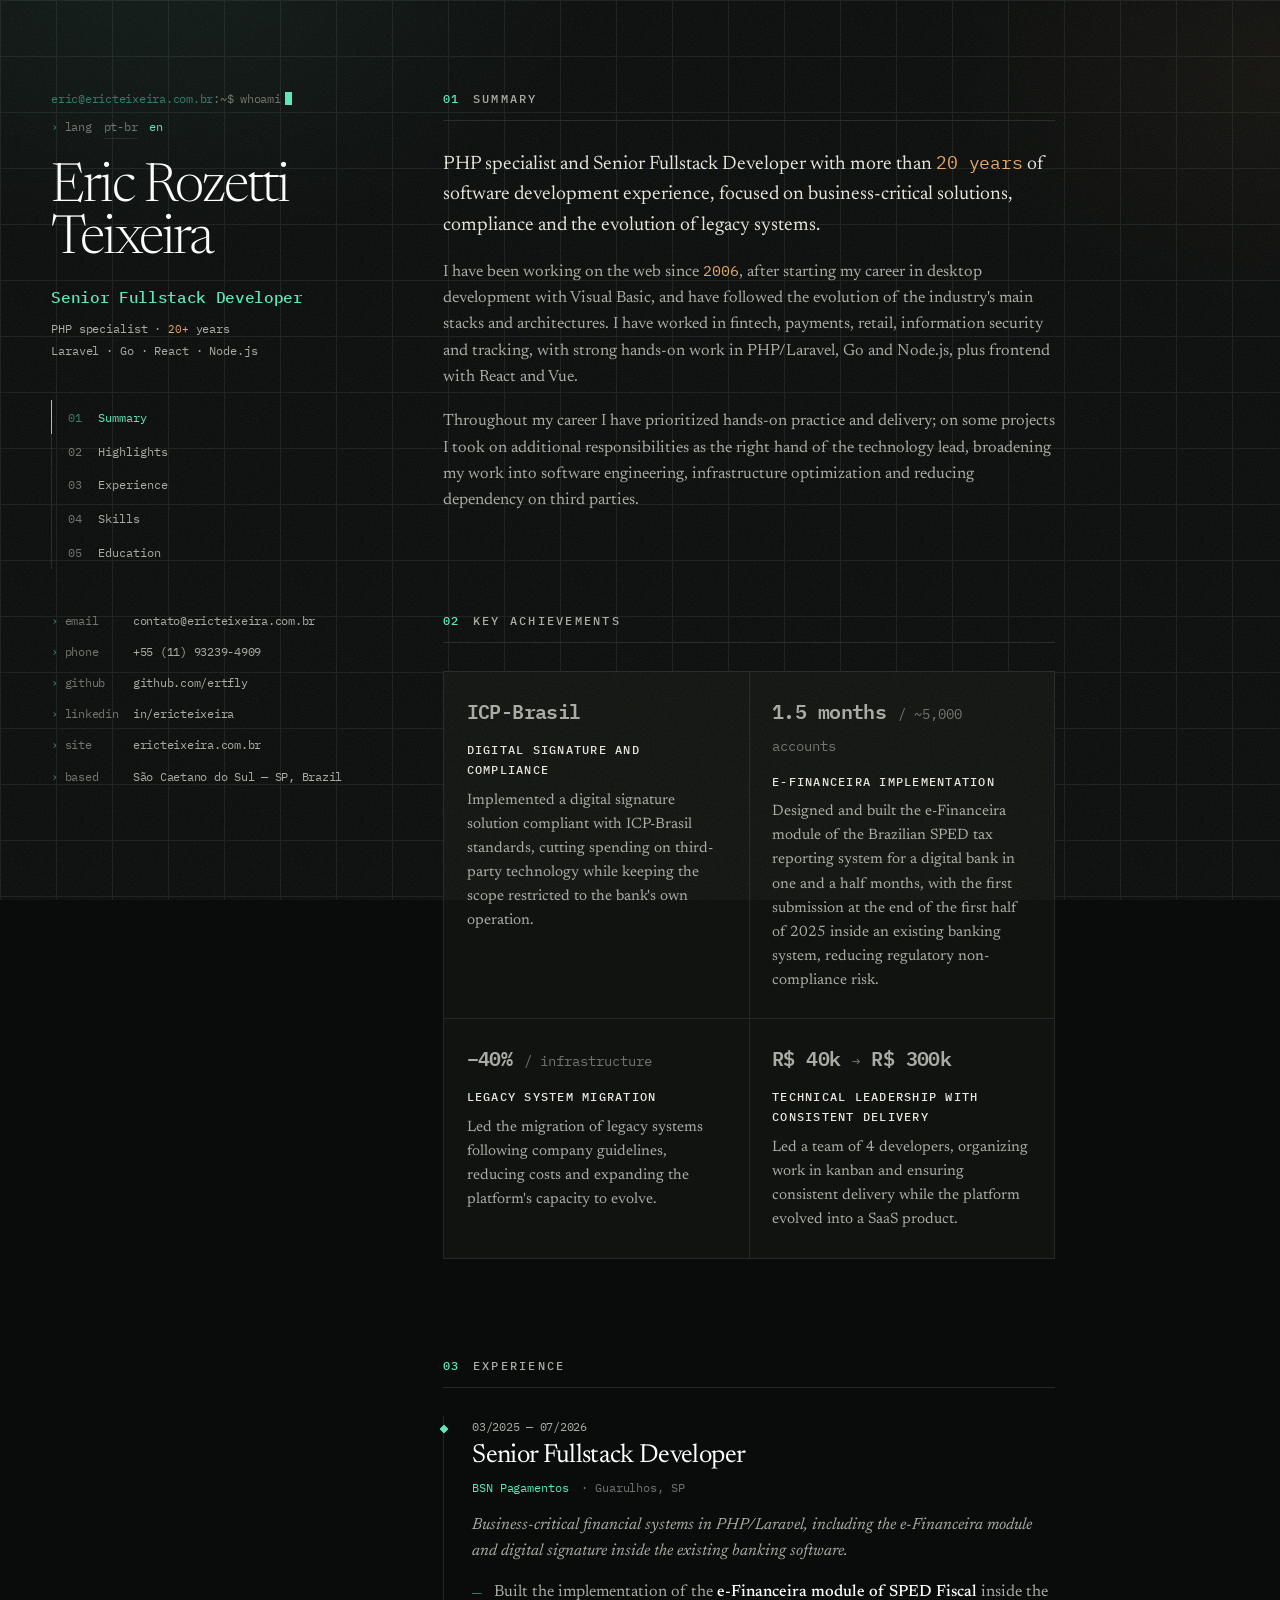
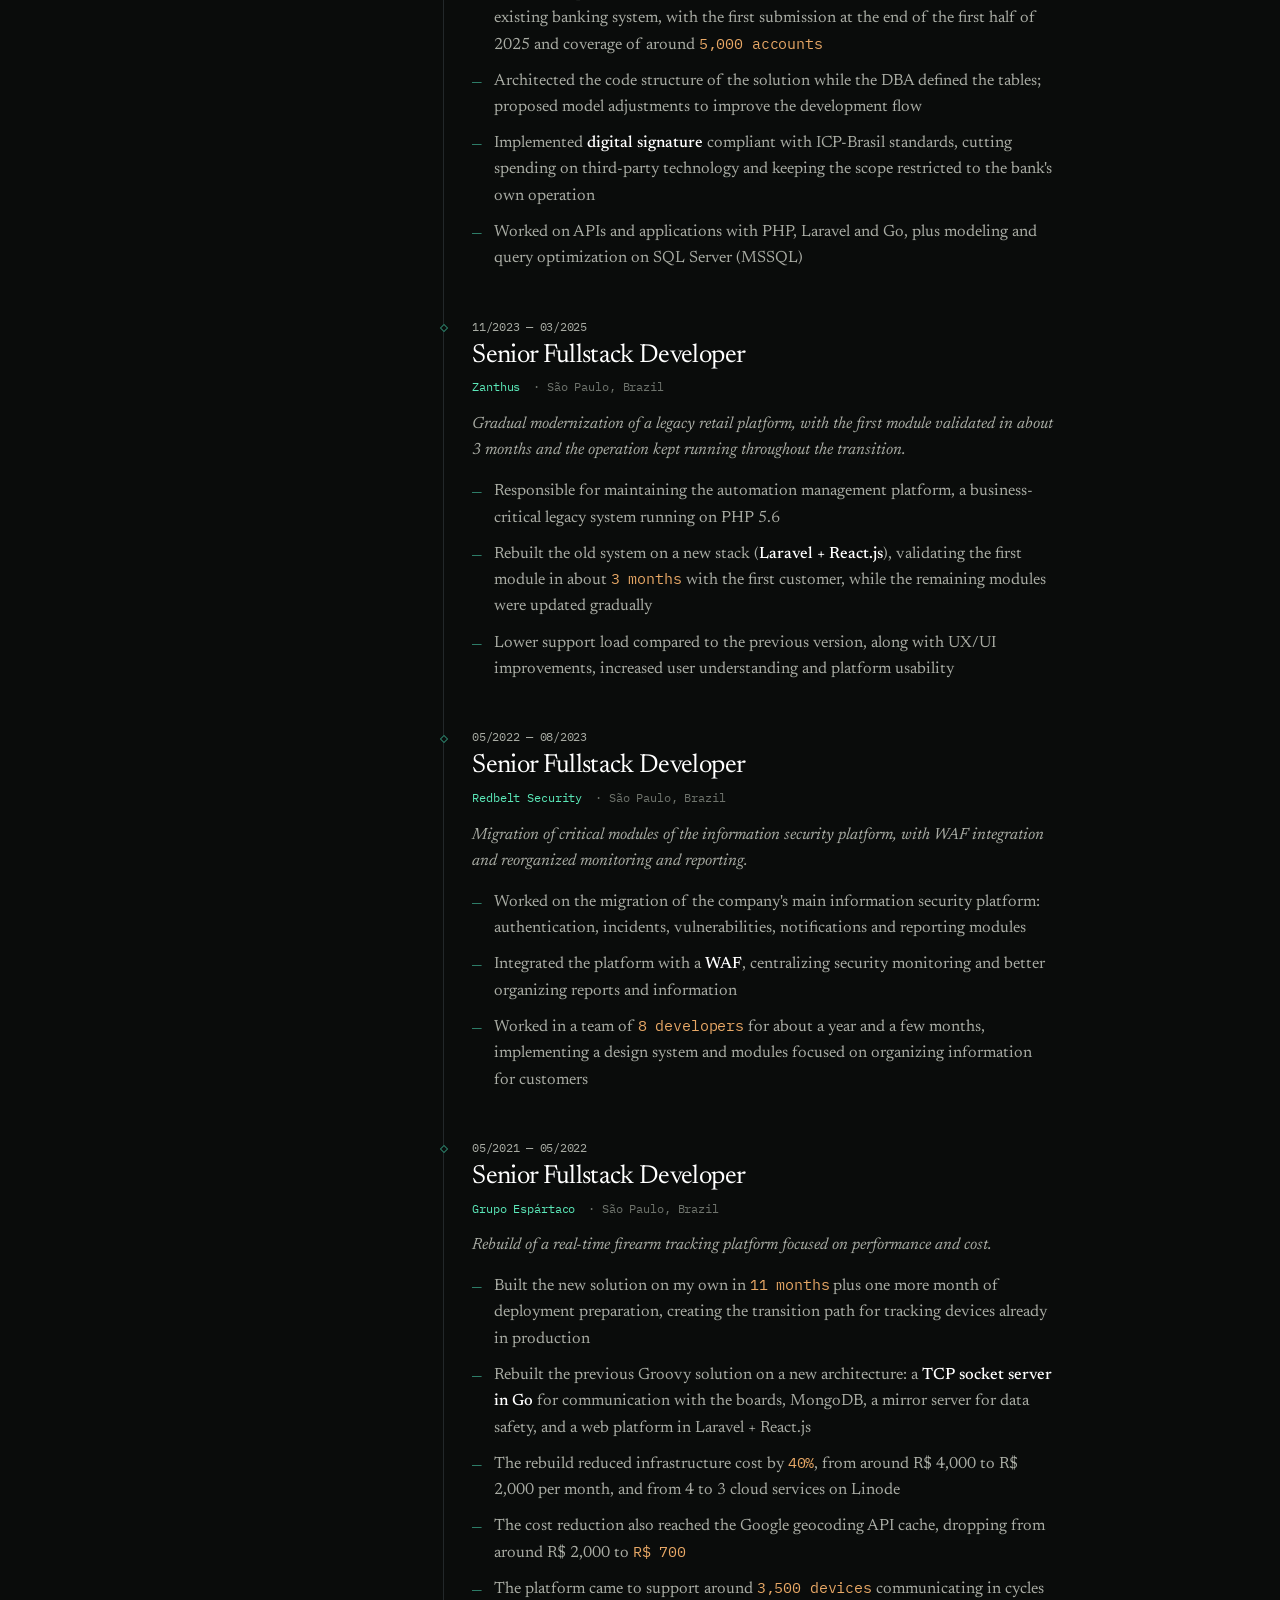
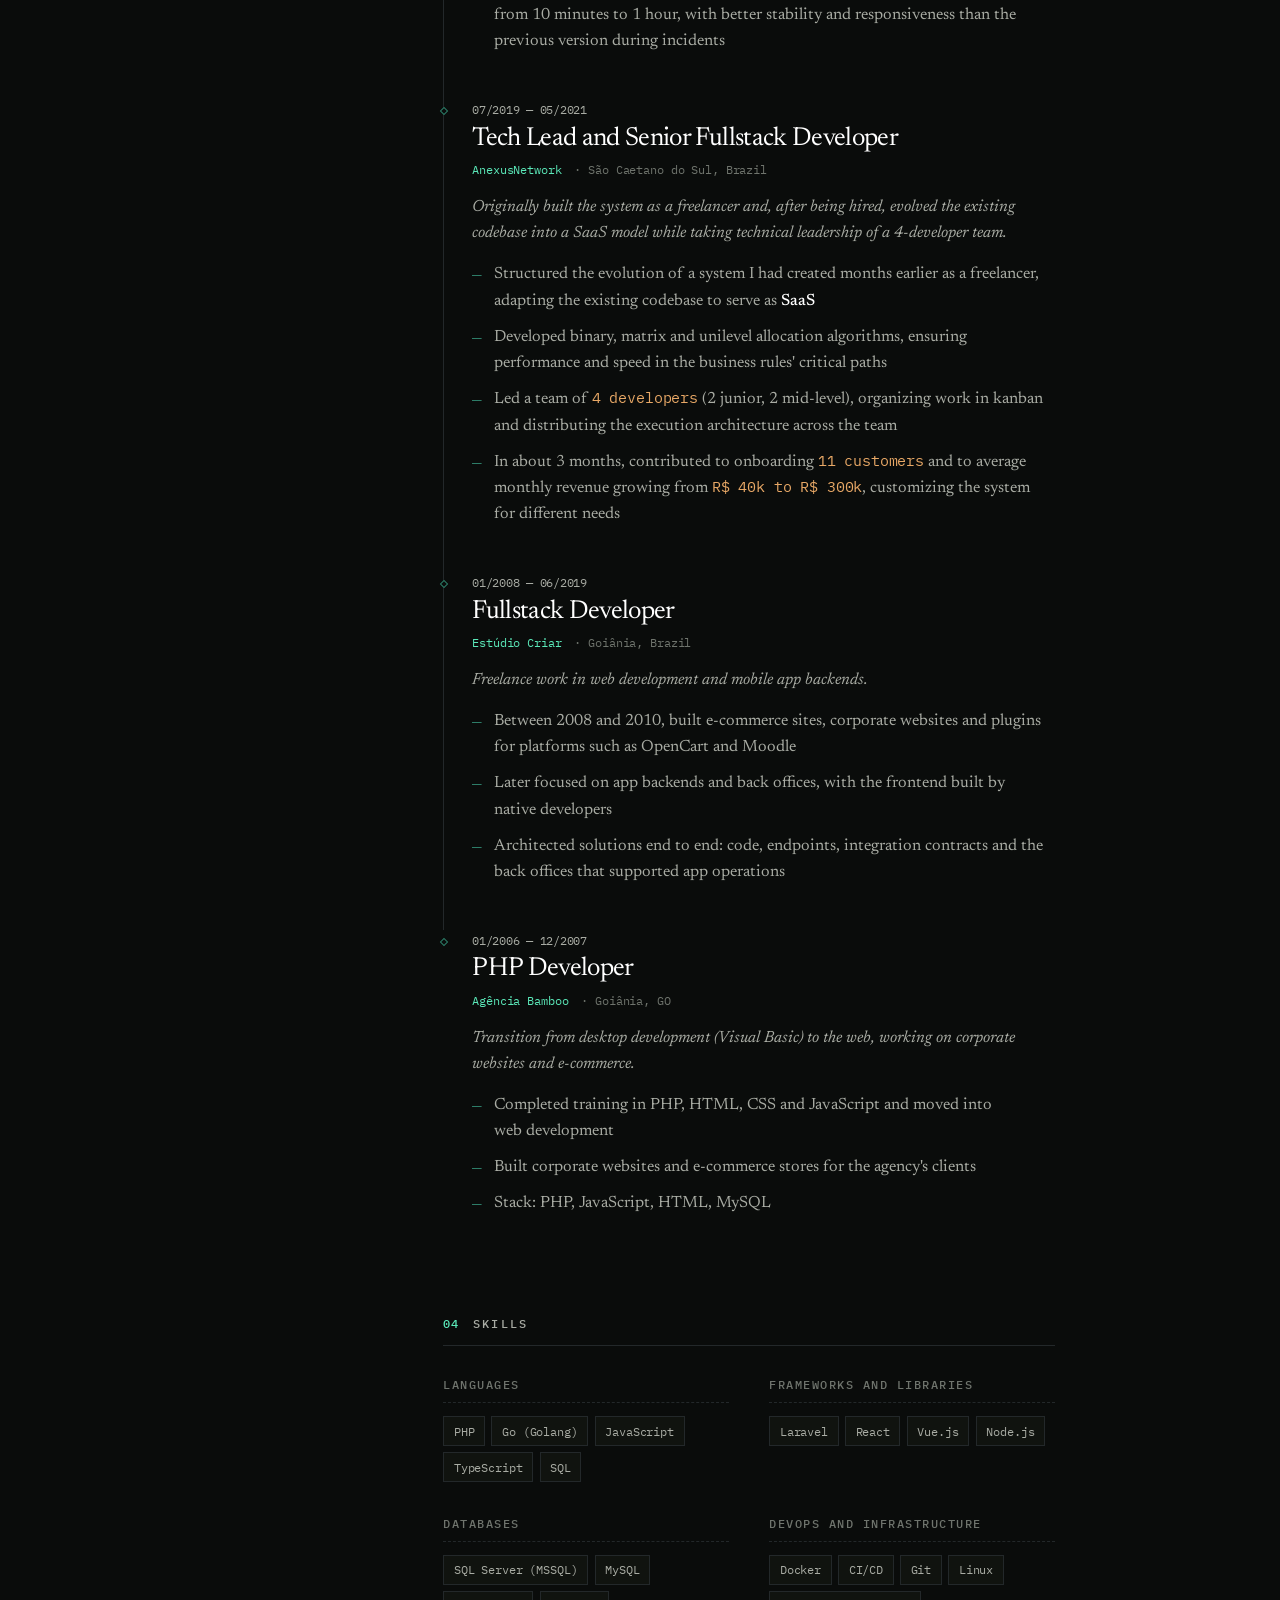
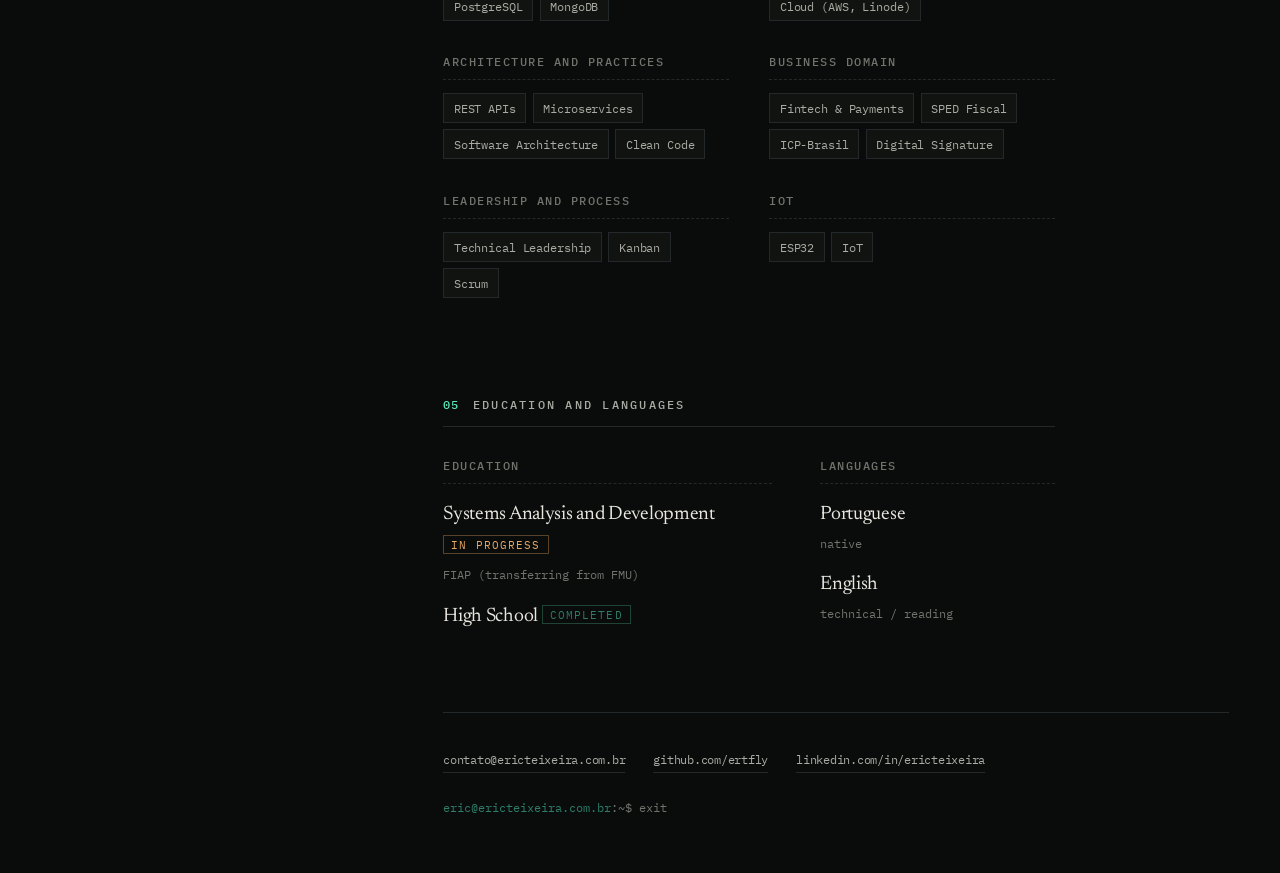
<file: index.html>
<!DOCTYPE html>
<html lang="pt-BR">
<head>
<meta charset="utf-8">
<meta name="viewport" content="width=device-width, initial-scale=1">
<title>Eric Rozetti Teixeira — Desenvolvedor Fullstack Sênior</title>
<meta name="description" content="Desenvolvedor Fullstack Sênior e especialista em PHP com mais de 20 anos de experiência. Laravel, Go, React e Node.js aplicados a sistemas financeiros críticos, compliance e modernização de legado.">
<meta name="author" content="Eric Rozetti Teixeira">
<link rel="canonical" href="https://ericteixeira.com.br/">
<link rel="alternate" hreflang="pt-BR" href="https://ericteixeira.com.br/">
<link rel="alternate" hreflang="en" href="https://ericteixeira.com.br/en/">
<link rel="alternate" hreflang="x-default" href="https://ericteixeira.com.br/">
<meta name="theme-color" content="#0a0c0b">

<!-- Detecção de idioma: só na primeira visita e antes da renderização, para não piscar.
     A escolha manual no seletor grava em localStorage e passa a mandar. -->
<script>
(function () {
  try {
    var pref = localStorage.getItem('lang');
    var lang = pref || (/^pt\b/i.test(navigator.language || '') ? 'pt' : 'en');
    if (lang === 'en') location.replace('en/');
  } catch (e) {}
})();
</script>

<meta property="og:type" content="profile">
<meta property="og:locale" content="pt_BR">
<meta property="og:url" content="https://ericteixeira.com.br/">
<meta property="og:title" content="Eric Rozetti Teixeira — Desenvolvedor Fullstack Sênior">
<meta property="og:description" content="+20 anos construindo software. Especialista em PHP/Laravel, Go e React. Fintech, meios de pagamento, compliance regulatório e sistemas legados.">
<meta name="twitter:card" content="summary">

<link rel="icon" href="data:image/svg+xml,<svg xmlns='http://www.w3.org/2000/svg' viewBox='0 0 100 100'><rect width='100' height='100' rx='18' fill='%230a0c0b'/><text y='71' x='50' text-anchor='middle' font-size='62' font-family='monospace' font-weight='700' fill='%235be9b9'>e</text></svg>">

<link rel="preconnect" href="https://fonts.googleapis.com">
<link rel="preconnect" href="https://fonts.gstatic.com" crossorigin>
<link href="https://fonts.googleapis.com/css2?family=IBM+Plex+Mono:wght@400;500;600&family=Newsreader:opsz,wght@6..72,300;6..72,400;6..72,500&display=swap" rel="stylesheet">
<link rel="stylesheet" href="assets/style.css">
</head>
<body>

<a class="skip" href="#conteudo">Pular para o conteúdo</a>

<div class="shell">

  <!-- ─────────────────────────────  RAIL  ───────────────────────────── -->
  <aside class="rail">
    <div class="rail__inner">

      <p class="prompt"><span class="prompt__sig">eric@ericteixeira.com.br</span><span class="prompt__path">:~$</span> whoami</p>

      <p class="lang" aria-label="Idioma">
        <span class="lang__k">lang</span>
        <span class="lang__cur" aria-current="true">pt-br</span>
        <a href="en/" data-lang="en" hreflang="en" lang="en">en</a>
      </p>

      <h1 class="name">Eric Rozetti<br> Teixeira</h1>

      <p class="role">Desenvolvedor Fullstack Sênior</p>
      <p class="tagline">Especialista em PHP &middot; <span class="num">+20</span> anos<br>Laravel &middot; Go &middot; React &middot; Node.js</p>

      <nav class="nav" aria-label="Seções">
        <ol>
          <li><a href="#resumo"><span class="nav__i">01</span> Resumo</a></li>
          <li><a href="#realizacoes"><span class="nav__i">02</span> Realizações</a></li>
          <li><a href="#experiencia"><span class="nav__i">03</span> Experiência</a></li>
          <li><a href="#habilidades"><span class="nav__i">04</span> Habilidades</a></li>
          <li><a href="#formacao"><span class="nav__i">05</span> Formação</a></li>
        </ol>
      </nav>

      <address class="contato">
        <a href="mailto:contato@ericteixeira.com.br"><span class="contato__k">email</span> contato@ericteixeira.com.br</a>
        <a href="tel:+5511932394909"><span class="contato__k">fone</span> +55 (11) 93239-4909</a>
        <a href="https://github.com/ertfly" rel="me noopener"><span class="contato__k">github</span> github.com/ertfly</a>
        <a href="https://www.linkedin.com/in/ericteixeira" rel="me noopener"><span class="contato__k">linkedin</span> in/ericteixeira</a>
        <a href="https://ericteixeira.com.br"><span class="contato__k">site</span> ericteixeira.com.br</a>
        <span class="contato__local"><span class="contato__k">local</span> São Caetano do Sul &mdash; SP</span>
      </address>

    </div>
  </aside>

  <!-- ─────────────────────────────  MAIN  ───────────────────────────── -->
  <main class="main" id="conteudo">

    <!-- 01 ─ RESUMO -->
    <section class="sec" id="resumo">
      <h2 class="sec__h"><span class="sec__i">01</span> Resumo</h2>
      <p class="lead">
        Especialista em PHP e Desenvolvedor Fullstack Sênior com mais de <span class="num">20 anos</span> de
        experiência em desenvolvimento de software, com foco em soluções críticas de negócio, compliance e
        evolução de sistemas legados.
      </p>
      <p>
        Atuo na web desde <span class="num">2006</span>, após iniciar minha trajetória em desktop com Visual Basic,
        e acompanhei a evolução das principais stacks e arquiteturas do mercado. Passei por Fintech, meios de
        pagamento, varejo, segurança da informação e rastreamento, com forte atuação em PHP/Laravel, Go e Node.js,
        além de frontend com React e Vue.
      </p>
      <p>
        Ao longo da carreira, priorizei experiência prática e entrega; em alguns projetos assumi responsabilidades
        adicionais como braço direito de tecnologia, ampliando minha atuação em engenharia de software, otimização
        de infraestrutura e redução de dependência de terceiros.
      </p>
    </section>

    <!-- 02 ─ REALIZAÇÕES -->
    <section class="sec" id="realizacoes">
      <h2 class="sec__h"><span class="sec__i">02</span> Principais realizações</h2>

      <div class="cards">
        <article class="card">
          <p class="card__metric">ICP-Brasil</p>
          <h3 class="card__h">Assinatura digital e conformidade</h3>
          <p>Implementei uma solução de assinatura digital conforme os padrões ICP-Brasil, reduzindo o gasto com
            tecnologia de terceiros e mantendo o escopo restrito ao atendimento exclusivo do banco.</p>
        </article>

        <article class="card">
          <p class="card__metric">1,5 mês <span class="card__metric-sub">/ ~5.000 contas</span></p>
          <h3 class="card__h">Implementação da e-Financeira</h3>
          <p>Criei e desenvolvi o módulo de e-Financeira da SPED Fiscal em um banco digital em um mês e meio, com
            primeiro envio no final do primeiro semestre de 2025 em um sistema bancário existente, reduzindo o risco
            de não conformidade regulatória.</p>
        </article>

        <article class="card">
          <p class="card__metric">&minus;40% <span class="card__metric-sub">/ infraestrutura</span></p>
          <h3 class="card__h">Migração de sistema legado</h3>
          <p>Conduzi a migração de sistemas legados seguindo as diretrizes da empresa, reduzindo custos e ampliando
            a capacidade de evolução da plataforma.</p>
        </article>

        <article class="card">
          <p class="card__metric">R$ 40k <span class="card__metric-sub">&rarr;</span> R$ 300k</p>
          <h3 class="card__h">Liderança técnica com entregas consistentes</h3>
          <p>Liderei uma equipe de 4 desenvolvedores, organizando as tarefas em kanban e garantindo entregas
            consistentes durante a evolução da plataforma para SaaS.</p>
        </article>
      </div>
    </section>

    <!-- 03 ─ EXPERIÊNCIA -->
    <section class="sec" id="experiencia">
      <h2 class="sec__h"><span class="sec__i">03</span> Experiência</h2>

      <ol class="timeline">

        <li class="job">
          <p class="job__when"><time datetime="2025-03">03/2025</time> &mdash; <time datetime="2026-07">07/2026</time></p>
          <h3 class="job__role">Desenvolvedor Fullstack Sênior</h3>
          <p class="job__at"><span class="job__co">BSN Pagamentos</span> <span class="job__loc">Guarulhos, SP</span></p>
          <p class="job__ctx">Sistemas financeiros críticos em PHP/Laravel, com implementação de módulo de
            e-Financeira e assinatura digital no software bancário existente.</p>
          <ul>
            <li>Criei a implementação do módulo de <strong>e-Financeira da SPED Fiscal</strong> no sistema bancário
              existente, com primeiro envio no final do primeiro semestre de 2025 e cobertura de cerca de
              <span class="num">5.000 contas</span></li>
            <li>Arquitetei a estrutura de código da solução, enquanto o DBA definiu as tabelas; propus ajustes no
              modelo para melhorar o fluxo de desenvolvimento</li>
            <li>Implementei a <strong>assinatura digital</strong> conforme os padrões ICP-Brasil, reduzindo o gasto
              com tecnologia de terceiros e mantendo o escopo restrito ao atendimento exclusivo do banco</li>
            <li>Atuei em APIs e aplicações com PHP, Laravel e Go, além de modelagem e otimização de bancos em
              SQL Server (MSSQL)</li>
          </ul>
        </li>

        <li class="job">
          <p class="job__when"><time datetime="2023-11">11/2023</time> &mdash; <time datetime="2025-03">03/2025</time></p>
          <h3 class="job__role">Desenvolvedor Fullstack Sênior</h3>
          <p class="job__at"><span class="job__co">Zanthus</span> <span class="job__loc">São Paulo, Brasil</span></p>
          <p class="job__ctx">Modernização gradual de plataforma comercial legada, com validação do primeiro módulo
            em cerca de 3 meses e sustentação da operação durante a transição.</p>
          <ul>
            <li>Responsável pela sustentação da plataforma de gestão das automações, um sistema legado crítico em
              PHP 5.6</li>
            <li>Reconstruí o sistema antigo em nova stack (<strong>Laravel + React.js</strong>), validando o primeiro
              módulo em cerca de <span class="num">3 meses</span> para o primeiro cliente, enquanto os demais módulos
              foram atualizados gradualmente</li>
            <li>A redução do suporte em relação à versão antiga e as melhorias de UX/UI aumentaram o entendimento do
              usuário e a usabilidade da plataforma</li>
          </ul>
        </li>

        <li class="job">
          <p class="job__when"><time datetime="2022-05">05/2022</time> &mdash; <time datetime="2023-08">08/2023</time></p>
          <h3 class="job__role">Desenvolvedor Fullstack Sênior</h3>
          <p class="job__at"><span class="job__co">Redbelt Security</span> <span class="job__loc">São Paulo, Brasil</span></p>
          <p class="job__ctx">Migração de módulos críticos da plataforma de segurança da informação, com integração
            ao WAF e organização do monitoramento e relatórios.</p>
          <ul>
            <li>Atuei na migração da principal plataforma de segurança da informação da empresa: módulos de
              autenticação, incidentes, vulnerabilidades, notificações e relatórios</li>
            <li>Integrei a plataforma com <strong>WAF</strong>, centralizando o monitoramento de segurança e
              organizando melhor os relatórios e as informações</li>
            <li>Trabalhei em uma equipe de <span class="num">8 desenvolvedores</span> por cerca de um ano e alguns
              meses, implementando design system e módulos com foco em organização das informações para os clientes</li>
          </ul>
        </li>

        <li class="job">
          <p class="job__when"><time datetime="2021-05">05/2021</time> &mdash; <time datetime="2022-05">05/2022</time></p>
          <h3 class="job__role">Desenvolvedor Fullstack Sênior</h3>
          <p class="job__at"><span class="job__co">Grupo Espártaco</span> <span class="job__loc">São Paulo, Brasil</span></p>
          <p class="job__ctx">Reformulação de plataforma de rastreamento de armas em tempo real com foco em
            performance e custo.</p>
          <ul>
            <li>Desenvolvi sozinho a nova solução em <span class="num">11 meses</span> e conduzi mais um mês de
              preparação do deploy, criando a transição dos dispositivos de rastreamento que já estavam em produção</li>
            <li>Reconstruí a solução antes feita em Groovy com uma nova arquitetura: <strong>servidor TCP socket em
              Go</strong> para comunicação com as placas, MongoDB, servidor espelho para segurança dos dados e
              plataforma web em Laravel + React.js</li>
            <li>A reforma reduziu o custo de infraestrutura em <span class="num">40%</span>, baixando de cerca de
              R$ 4 mil para R$ 2 mil por mês e diminuindo de 4 para 3 os serviços em nuvem na Linode</li>
            <li>A redução de custo também impactou o cache de geocode da API do Google, caindo de cerca de
              R$ 2 mil para <span class="num">R$ 700</span></li>
            <li>A plataforma passou a suportar cerca de <span class="num">3.500 dispositivos</span> se comunicando em
              ciclos de 10 minutos a 1 hora, com ganho de estabilidade e fluidez em relação à versão anterior durante
              incidentes</li>
          </ul>
        </li>

        <li class="job">
          <p class="job__when"><time datetime="2019-07">07/2019</time> &mdash; <time datetime="2021-05">05/2021</time></p>
          <h3 class="job__role">Líder Técnico e Desenvolvedor Fullstack Sênior</h3>
          <p class="job__at"><span class="job__co">AnexusNetwork</span> <span class="job__loc">São Caetano do Sul, Brasil</span></p>
          <p class="job__ctx">Desenvolvi inicialmente o sistema como freelancer e, após a contratação, evoluí a base
            existente para um modelo SaaS, assumindo a liderança técnica de uma equipe de 4 desenvolvedores.</p>
          <ul>
            <li>Estruturei a evolução de um sistema criado meses antes como freelancer, adaptando a base existente
              para atender como <strong>SaaS</strong></li>
            <li>Desenvolvi algoritmos para alocação binária, matricial e unilevel, garantindo performance e rapidez
              nos processos críticos da regra de negócio</li>
            <li>Liderei uma equipe de <span class="num">4 desenvolvedores</span>, sendo 2 juniores e 2 plenos,
              organizando as tarefas em kanban e distribuindo a arquitetura de execução para cada membro</li>
            <li>Em cerca de 3 meses, contribuí para a entrada de <span class="num">11 clientes</span> e para o
              crescimento do faturamento médio mensal de <span class="num">R$ 40 mil para R$ 300 mil</span>, com
              customização do sistema para diferentes necessidades</li>
          </ul>
        </li>

        <li class="job">
          <p class="job__when"><time datetime="2008-01">01/2008</time> &mdash; <time datetime="2019-06">06/2019</time></p>
          <h3 class="job__role">Desenvolvedor Fullstack</h3>
          <p class="job__at"><span class="job__co">Estúdio Criar</span> <span class="job__loc">Goiânia, Brasil</span></p>
          <p class="job__ctx">Atuação freelancer em desenvolvimento web e backend de aplicativos.</p>
          <ul>
            <li>Entre 2008 e 2010, desenvolvi e-commerces, sites institucionais e plugins para plataformas como
              OpenCart e Moodle</li>
            <li>Depois, foquei em backend de aplicativos e backoffices, com frontend feito por programadores nativos</li>
            <li>Arquitetei soluções desde o código até os endpoints, contratos de integração e backoffices que
              sustentavam a operação dos apps</li>
          </ul>
        </li>

        <li class="job">
          <p class="job__when"><time datetime="2006-01">01/2006</time> &mdash; <time datetime="2007-12">12/2007</time></p>
          <h3 class="job__role">Desenvolvedor PHP</h3>
          <p class="job__at"><span class="job__co">Agência Bamboo</span> <span class="job__loc">Goiânia, GO</span></p>
          <p class="job__ctx">Transição do desenvolvimento desktop (Visual Basic) para a web, atuando com sites
            institucionais e e-commerces.</p>
          <ul>
            <li>Concluí a formação em PHP, HTML, CSS e JavaScript e ingressei no desenvolvimento web</li>
            <li>Desenvolvi sites institucionais e e-commerces para clientes da agência</li>
            <li>Stack: PHP, JavaScript, HTML, MySQL</li>
          </ul>
        </li>

      </ol>
    </section>

    <!-- 04 ─ HABILIDADES -->
    <section class="sec" id="habilidades">
      <h2 class="sec__h"><span class="sec__i">04</span> Habilidades</h2>

      <div class="skills">
        <div class="skillset">
          <h3>Linguagens</h3>
          <ul><li>PHP</li><li>Go (Golang)</li><li>JavaScript</li><li>TypeScript</li><li>SQL</li></ul>
        </div>
        <div class="skillset">
          <h3>Frameworks e bibliotecas</h3>
          <ul><li>Laravel</li><li>React</li><li>Vue.js</li><li>Node.js</li></ul>
        </div>
        <div class="skillset">
          <h3>Bancos de dados</h3>
          <ul><li>SQL Server (MSSQL)</li><li>MySQL</li><li>PostgreSQL</li><li>MongoDB</li></ul>
        </div>
        <div class="skillset">
          <h3>DevOps e infraestrutura</h3>
          <ul><li>Docker</li><li>CI/CD</li><li>Git</li><li>Linux</li><li>Cloud (AWS, Linode)</li></ul>
        </div>
        <div class="skillset">
          <h3>Arquitetura e boas práticas</h3>
          <ul><li>APIs REST</li><li>Microserviços</li><li>Arquitetura de Software</li><li>Clean Code</li></ul>
        </div>
        <div class="skillset">
          <h3>Domínio de negócio</h3>
          <ul><li>Fintech e Pagamentos</li><li>SPED Fiscal</li><li>ICP-Brasil</li><li>Assinatura Digital</li></ul>
        </div>
        <div class="skillset">
          <h3>Liderança e processos</h3>
          <ul><li>Liderança Técnica</li><li>Kanban</li><li>Scrum</li></ul>
        </div>
        <div class="skillset">
          <h3>IoT</h3>
          <ul><li>ESP32</li><li>IoT</li></ul>
        </div>
      </div>
    </section>

    <!-- 05 ─ FORMAÇÃO -->
    <section class="sec" id="formacao">
      <h2 class="sec__h"><span class="sec__i">05</span> Formação e idiomas</h2>

      <div class="edu">
        <div class="edu__block">
          <h3>Formação</h3>
          <dl>
            <dt>Análise e Desenvolvimento de Sistemas <span class="tag">em andamento</span></dt>
            <dd>FIAP <span class="edu__note">(em transição da FMU)</span></dd>
            <dt>Ensino Médio <span class="tag tag--done">completo</span></dt>
            <dd></dd>
          </dl>
        </div>
        <div class="edu__block">
          <h3>Idiomas</h3>
          <dl>
            <dt>Português</dt><dd>nativo</dd>
            <dt>Inglês</dt><dd>técnico / leitura</dd>
          </dl>
        </div>
      </div>
    </section>

    <footer class="foot">
      <p class="foot__cta">
        <a href="mailto:contato@ericteixeira.com.br">contato@ericteixeira.com.br</a>
        <a href="https://github.com/ertfly" rel="noopener">github.com/ertfly</a>
        <a href="https://www.linkedin.com/in/ericteixeira" rel="noopener">linkedin.com/in/ericteixeira</a>
      </p>
      <p class="foot__meta">
        <span class="prompt__sig">eric@ericteixeira.com.br</span><span class="prompt__path">:~$</span> exit
      </p>
    </footer>

  </main>
</div>

<script type="application/ld+json">
{
  "@context": "https://schema.org",
  "@type": "Person",
  "name": "Eric Rozetti Teixeira",
  "jobTitle": "Desenvolvedor Fullstack Sênior",
  "description": "Especialista em PHP e Desenvolvedor Fullstack Sênior com mais de 20 anos de experiência em sistemas críticos, compliance e evolução de sistemas legados.",
  "email": "mailto:contato@ericteixeira.com.br",
  "telephone": "+55-11-93239-4909",
  "url": "https://ericteixeira.com.br",
  "address": {
    "@type": "PostalAddress",
    "addressLocality": "São Caetano do Sul",
    "addressRegion": "SP",
    "addressCountry": "BR"
  },
  "sameAs": [
    "https://github.com/ertfly",
    "https://www.linkedin.com/in/ericteixeira"
  ],
  "knowsAbout": ["PHP","Laravel","Go","React","Node.js","Vue.js","TypeScript","SQL Server","MongoDB","Docker","Arquitetura de Software","SPED Fiscal","ICP-Brasil"],
  "alumniOf": { "@type": "CollegeOrUniversity", "name": "FIAP" }
}
</script>

<script src="assets/main.js" defer></script>
</body>
</html>
</file>
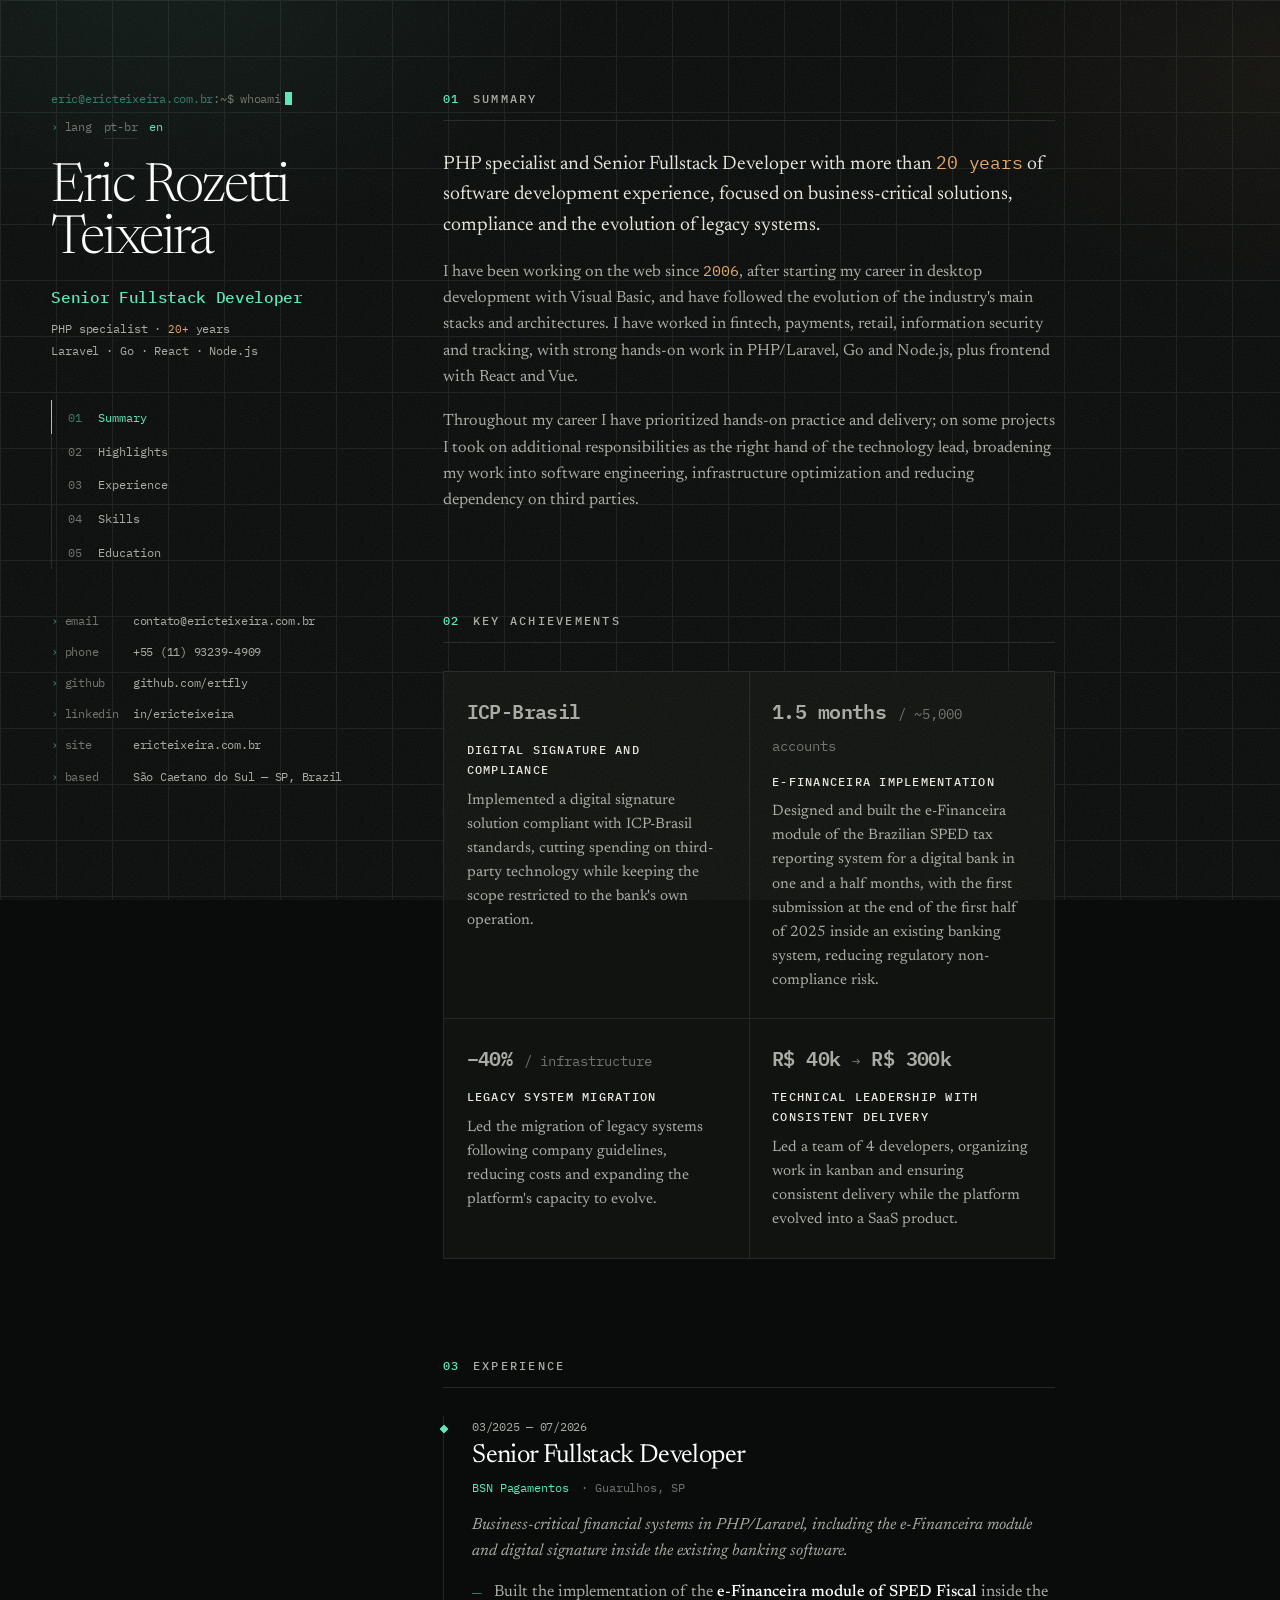
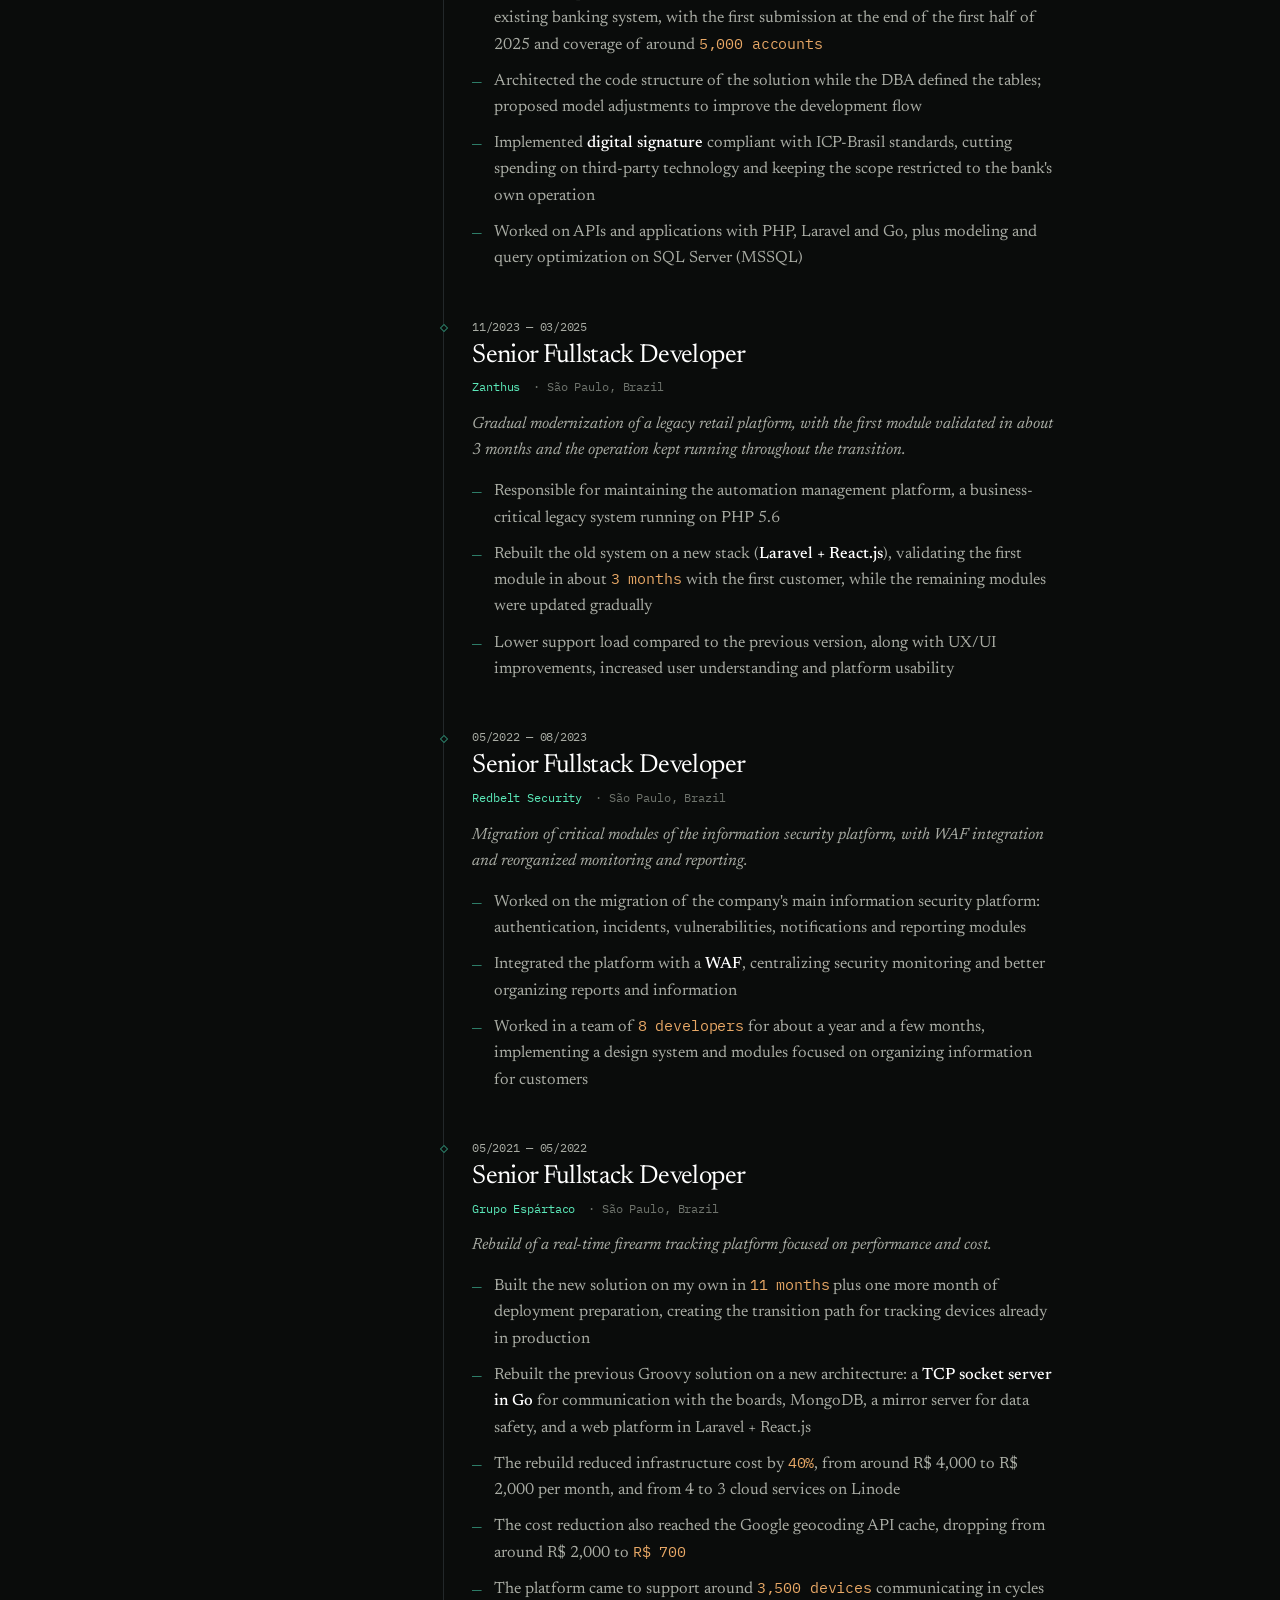
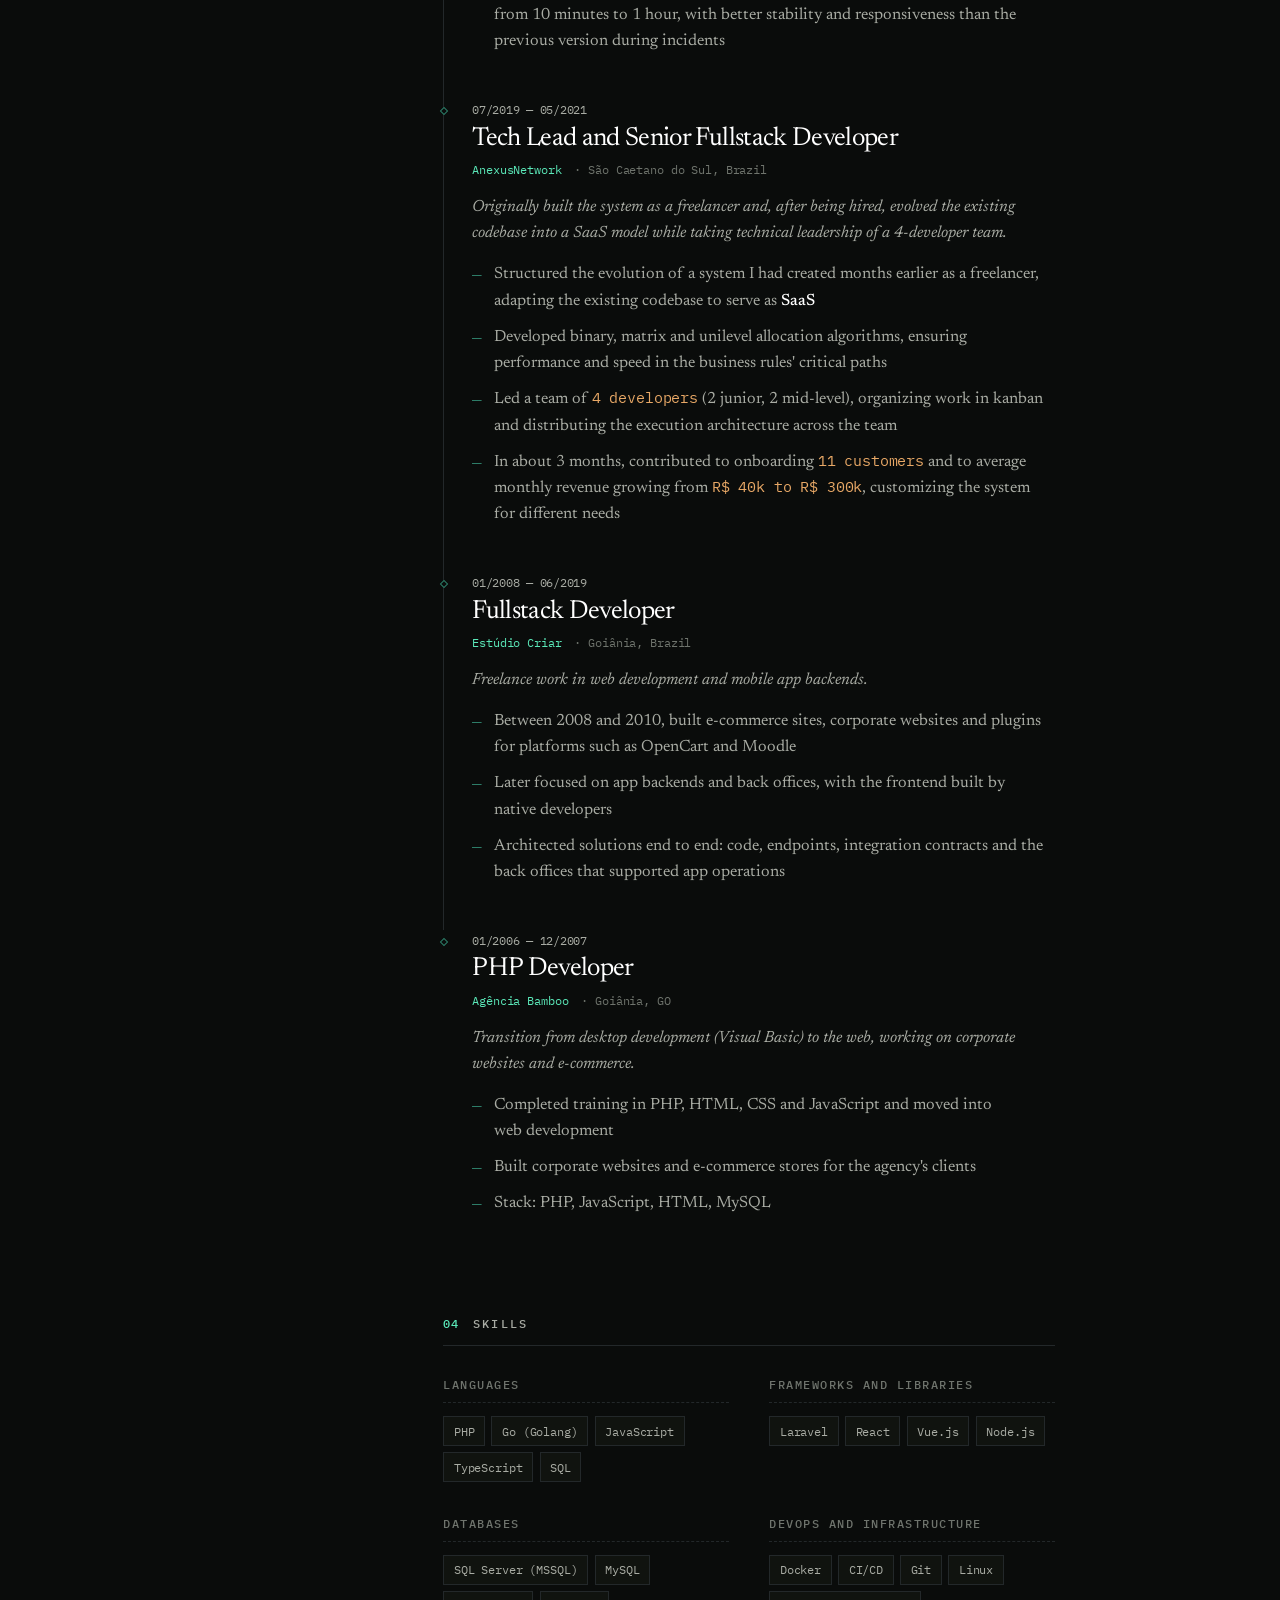
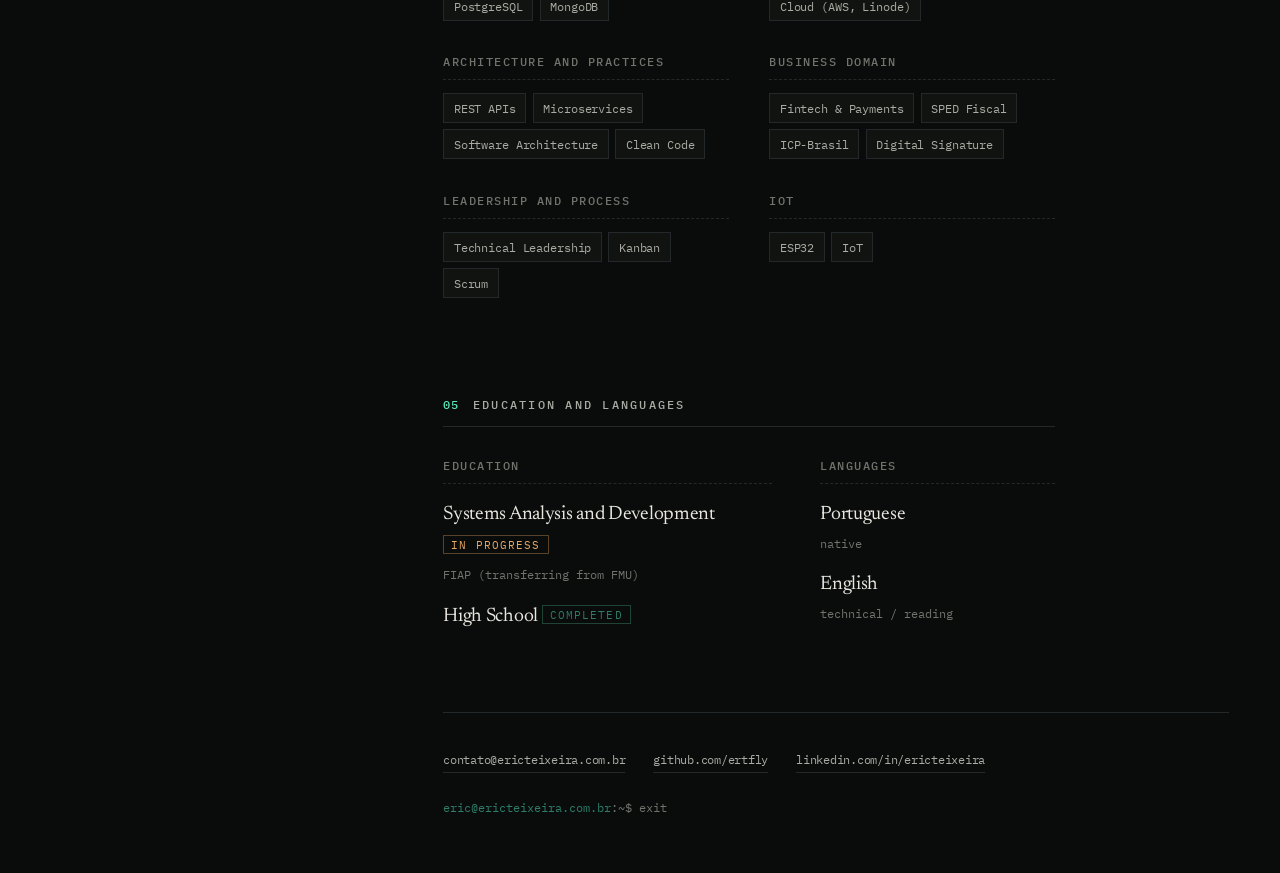
<file: en/index.html>
<!DOCTYPE html>
<html lang="en">
<head>
<meta charset="utf-8">
<meta name="viewport" content="width=device-width, initial-scale=1">
<title>Eric Rozetti Teixeira — Senior Fullstack Developer</title>
<meta name="description" content="Senior Fullstack Developer and PHP specialist with over 20 years of experience. Laravel, Go, React and Node.js applied to business-critical financial systems, compliance and legacy modernization.">
<meta name="author" content="Eric Rozetti Teixeira">
<link rel="canonical" href="https://ericteixeira.com.br/en/">
<link rel="alternate" hreflang="pt-BR" href="https://ericteixeira.com.br/">
<link rel="alternate" hreflang="en" href="https://ericteixeira.com.br/en/">
<link rel="alternate" hreflang="x-default" href="https://ericteixeira.com.br/">
<meta name="theme-color" content="#0a0c0b">

<!-- Language detection: first visit only, before paint, so there is no flash.
     Picking a language in the switcher stores it and takes precedence. -->
<script>
(function () {
  try {
    var pref = localStorage.getItem('lang');
    var lang = pref || (/^pt\b/i.test(navigator.language || '') ? 'pt' : 'en');
    if (lang === 'pt') location.replace('../');
  } catch (e) {}
})();
</script>

<meta property="og:type" content="profile">
<meta property="og:locale" content="en_US">
<meta property="og:locale:alternate" content="pt_BR">
<meta property="og:url" content="https://ericteixeira.com.br/en/">
<meta property="og:title" content="Eric Rozetti Teixeira — Senior Fullstack Developer">
<meta property="og:description" content="20+ years building software. PHP/Laravel, Go and React specialist. Fintech, payments, regulatory compliance and legacy systems.">
<meta name="twitter:card" content="summary">

<link rel="icon" href="data:image/svg+xml,<svg xmlns='http://www.w3.org/2000/svg' viewBox='0 0 100 100'><rect width='100' height='100' rx='18' fill='%230a0c0b'/><text y='71' x='50' text-anchor='middle' font-size='62' font-family='monospace' font-weight='700' fill='%235be9b9'>e</text></svg>">

<link rel="preconnect" href="https://fonts.googleapis.com">
<link rel="preconnect" href="https://fonts.gstatic.com" crossorigin>
<link href="https://fonts.googleapis.com/css2?family=IBM+Plex+Mono:wght@400;500;600&family=Newsreader:opsz,wght@6..72,300;6..72,400;6..72,500&display=swap" rel="stylesheet">
<link rel="stylesheet" href="../assets/style.css">
</head>
<body>

<a class="skip" href="#content">Skip to content</a>

<div class="shell">

  <!-- ─────────────────────────────  RAIL  ───────────────────────────── -->
  <aside class="rail">
    <div class="rail__inner">

      <p class="prompt"><span class="prompt__sig">eric@ericteixeira.com.br</span><span class="prompt__path">:~$</span> whoami</p>

      <p class="lang" aria-label="Language">
        <span class="lang__k">lang</span>
        <a href="../" data-lang="pt" hreflang="pt-BR" lang="pt-BR">pt-br</a>
        <span class="lang__cur" aria-current="true">en</span>
      </p>

      <h1 class="name">Eric Rozetti<br> Teixeira</h1>

      <p class="role">Senior Fullstack Developer</p>
      <p class="tagline">PHP specialist &middot; <span class="num">20+</span> years<br>Laravel &middot; Go &middot; React &middot; Node.js</p>

      <nav class="nav" aria-label="Sections">
        <ol>
          <li><a href="#summary"><span class="nav__i">01</span> Summary</a></li>
          <li><a href="#highlights"><span class="nav__i">02</span> Highlights</a></li>
          <li><a href="#experience"><span class="nav__i">03</span> Experience</a></li>
          <li><a href="#skills"><span class="nav__i">04</span> Skills</a></li>
          <li><a href="#education"><span class="nav__i">05</span> Education</a></li>
        </ol>
      </nav>

      <address class="contato">
        <a href="mailto:contato@ericteixeira.com.br"><span class="contato__k">email</span> contato@ericteixeira.com.br</a>
        <a href="tel:+5511932394909"><span class="contato__k">phone</span> +55 (11) 93239-4909</a>
        <a href="https://github.com/ertfly" rel="me noopener"><span class="contato__k">github</span> github.com/ertfly</a>
        <a href="https://www.linkedin.com/in/ericteixeira" rel="me noopener"><span class="contato__k">linkedin</span> in/ericteixeira</a>
        <a href="https://ericteixeira.com.br"><span class="contato__k">site</span> ericteixeira.com.br</a>
        <span class="contato__local"><span class="contato__k">based</span> São Caetano do Sul &mdash; SP, Brazil</span>
      </address>

    </div>
  </aside>

  <!-- ─────────────────────────────  MAIN  ───────────────────────────── -->
  <main class="main" id="content">

    <!-- 01 ─ SUMMARY -->
    <section class="sec" id="summary">
      <h2 class="sec__h"><span class="sec__i">01</span> Summary</h2>
      <p class="lead">
        PHP specialist and Senior Fullstack Developer with more than <span class="num">20 years</span> of software
        development experience, focused on business-critical solutions, compliance and the evolution of legacy
        systems.
      </p>
      <p>
        I have been working on the web since <span class="num">2006</span>, after starting my career in desktop
        development with Visual Basic, and have followed the evolution of the industry's main stacks and
        architectures. I have worked in fintech, payments, retail, information security and tracking, with strong
        hands-on work in PHP/Laravel, Go and Node.js, plus frontend with React and Vue.
      </p>
      <p>
        Throughout my career I have prioritized hands-on practice and delivery; on some projects I took on
        additional responsibilities as the right hand of the technology lead, broadening my work into software
        engineering, infrastructure optimization and reducing dependency on third parties.
      </p>
    </section>

    <!-- 02 ─ HIGHLIGHTS -->
    <section class="sec" id="highlights">
      <h2 class="sec__h"><span class="sec__i">02</span> Key achievements</h2>

      <div class="cards">
        <article class="card">
          <p class="card__metric">ICP-Brasil</p>
          <h3 class="card__h">Digital signature and compliance</h3>
          <p>Implemented a digital signature solution compliant with ICP-Brasil standards, cutting spending on
            third-party technology while keeping the scope restricted to the bank's own operation.</p>
        </article>

        <article class="card">
          <p class="card__metric">1.5 months <span class="card__metric-sub">/ ~5,000 accounts</span></p>
          <h3 class="card__h">e-Financeira implementation</h3>
          <p>Designed and built the e-Financeira module of the Brazilian SPED tax reporting system for a digital
            bank in one and a half months, with the first submission at the end of the first half of 2025 inside an
            existing banking system, reducing regulatory non-compliance risk.</p>
        </article>

        <article class="card">
          <p class="card__metric">&minus;40% <span class="card__metric-sub">/ infrastructure</span></p>
          <h3 class="card__h">Legacy system migration</h3>
          <p>Led the migration of legacy systems following company guidelines, reducing costs and expanding the
            platform's capacity to evolve.</p>
        </article>

        <article class="card">
          <p class="card__metric">R$ 40k <span class="card__metric-sub">&rarr;</span> R$ 300k</p>
          <h3 class="card__h">Technical leadership with consistent delivery</h3>
          <p>Led a team of 4 developers, organizing work in kanban and ensuring consistent delivery while the
            platform evolved into a SaaS product.</p>
        </article>
      </div>
    </section>

    <!-- 03 ─ EXPERIENCE -->
    <section class="sec" id="experience">
      <h2 class="sec__h"><span class="sec__i">03</span> Experience</h2>

      <ol class="timeline">

        <li class="job">
          <p class="job__when"><time datetime="2025-03">03/2025</time> &mdash; <time datetime="2026-07">07/2026</time></p>
          <h3 class="job__role">Senior Fullstack Developer</h3>
          <p class="job__at"><span class="job__co">BSN Pagamentos</span> <span class="job__loc">Guarulhos, SP</span></p>
          <p class="job__ctx">Business-critical financial systems in PHP/Laravel, including the e-Financeira module
            and digital signature inside the existing banking software.</p>
          <ul>
            <li>Built the implementation of the <strong>e-Financeira module of SPED Fiscal</strong> inside the
              existing banking system, with the first submission at the end of the first half of 2025 and coverage
              of around <span class="num">5,000 accounts</span></li>
            <li>Architected the code structure of the solution while the DBA defined the tables; proposed model
              adjustments to improve the development flow</li>
            <li>Implemented <strong>digital signature</strong> compliant with ICP-Brasil standards, cutting spending
              on third-party technology and keeping the scope restricted to the bank's own operation</li>
            <li>Worked on APIs and applications with PHP, Laravel and Go, plus modeling and query optimization on
              SQL Server (MSSQL)</li>
          </ul>
        </li>

        <li class="job">
          <p class="job__when"><time datetime="2023-11">11/2023</time> &mdash; <time datetime="2025-03">03/2025</time></p>
          <h3 class="job__role">Senior Fullstack Developer</h3>
          <p class="job__at"><span class="job__co">Zanthus</span> <span class="job__loc">São Paulo, Brazil</span></p>
          <p class="job__ctx">Gradual modernization of a legacy retail platform, with the first module validated in
            about 3 months and the operation kept running throughout the transition.</p>
          <ul>
            <li>Responsible for maintaining the automation management platform, a business-critical legacy system
              running on PHP 5.6</li>
            <li>Rebuilt the old system on a new stack (<strong>Laravel + React.js</strong>), validating the first
              module in about <span class="num">3 months</span> with the first customer, while the remaining modules
              were updated gradually</li>
            <li>Lower support load compared to the previous version, along with UX/UI improvements, increased user
              understanding and platform usability</li>
          </ul>
        </li>

        <li class="job">
          <p class="job__when"><time datetime="2022-05">05/2022</time> &mdash; <time datetime="2023-08">08/2023</time></p>
          <h3 class="job__role">Senior Fullstack Developer</h3>
          <p class="job__at"><span class="job__co">Redbelt Security</span> <span class="job__loc">São Paulo, Brazil</span></p>
          <p class="job__ctx">Migration of critical modules of the information security platform, with WAF
            integration and reorganized monitoring and reporting.</p>
          <ul>
            <li>Worked on the migration of the company's main information security platform: authentication,
              incidents, vulnerabilities, notifications and reporting modules</li>
            <li>Integrated the platform with a <strong>WAF</strong>, centralizing security monitoring and better
              organizing reports and information</li>
            <li>Worked in a team of <span class="num">8 developers</span> for about a year and a few months,
              implementing a design system and modules focused on organizing information for customers</li>
          </ul>
        </li>

        <li class="job">
          <p class="job__when"><time datetime="2021-05">05/2021</time> &mdash; <time datetime="2022-05">05/2022</time></p>
          <h3 class="job__role">Senior Fullstack Developer</h3>
          <p class="job__at"><span class="job__co">Grupo Espártaco</span> <span class="job__loc">São Paulo, Brazil</span></p>
          <p class="job__ctx">Rebuild of a real-time firearm tracking platform focused on performance and cost.</p>
          <ul>
            <li>Built the new solution on my own in <span class="num">11 months</span> plus one more month of
              deployment preparation, creating the transition path for tracking devices already in production</li>
            <li>Rebuilt the previous Groovy solution on a new architecture: a <strong>TCP socket server in Go</strong>
              for communication with the boards, MongoDB, a mirror server for data safety, and a web platform in
              Laravel + React.js</li>
            <li>The rebuild reduced infrastructure cost by <span class="num">40%</span>, from around R$ 4,000 to
              R$ 2,000 per month, and from 4 to 3 cloud services on Linode</li>
            <li>The cost reduction also reached the Google geocoding API cache, dropping from around R$ 2,000 to
              <span class="num">R$ 700</span></li>
            <li>The platform came to support around <span class="num">3,500 devices</span> communicating in cycles
              from 10 minutes to 1 hour, with better stability and responsiveness than the previous version during
              incidents</li>
          </ul>
        </li>

        <li class="job">
          <p class="job__when"><time datetime="2019-07">07/2019</time> &mdash; <time datetime="2021-05">05/2021</time></p>
          <h3 class="job__role">Tech Lead and Senior Fullstack Developer</h3>
          <p class="job__at"><span class="job__co">AnexusNetwork</span> <span class="job__loc">São Caetano do Sul, Brazil</span></p>
          <p class="job__ctx">Originally built the system as a freelancer and, after being hired, evolved the
            existing codebase into a SaaS model while taking technical leadership of a 4-developer team.</p>
          <ul>
            <li>Structured the evolution of a system I had created months earlier as a freelancer, adapting the
              existing codebase to serve as <strong>SaaS</strong></li>
            <li>Developed binary, matrix and unilevel allocation algorithms, ensuring performance and speed in the
              business rules' critical paths</li>
            <li>Led a team of <span class="num">4 developers</span> (2 junior, 2 mid-level), organizing work in
              kanban and distributing the execution architecture across the team</li>
            <li>In about 3 months, contributed to onboarding <span class="num">11 customers</span> and to average
              monthly revenue growing from <span class="num">R$ 40k to R$ 300k</span>, customizing the system for
              different needs</li>
          </ul>
        </li>

        <li class="job">
          <p class="job__when"><time datetime="2008-01">01/2008</time> &mdash; <time datetime="2019-06">06/2019</time></p>
          <h3 class="job__role">Fullstack Developer</h3>
          <p class="job__at"><span class="job__co">Estúdio Criar</span> <span class="job__loc">Goiânia, Brazil</span></p>
          <p class="job__ctx">Freelance work in web development and mobile app backends.</p>
          <ul>
            <li>Between 2008 and 2010, built e-commerce sites, corporate websites and plugins for platforms such as
              OpenCart and Moodle</li>
            <li>Later focused on app backends and back offices, with the frontend built by native developers</li>
            <li>Architected solutions end to end: code, endpoints, integration contracts and the back offices that
              supported app operations</li>
          </ul>
        </li>

        <li class="job">
          <p class="job__when"><time datetime="2006-01">01/2006</time> &mdash; <time datetime="2007-12">12/2007</time></p>
          <h3 class="job__role">PHP Developer</h3>
          <p class="job__at"><span class="job__co">Agência Bamboo</span> <span class="job__loc">Goiânia, GO</span></p>
          <p class="job__ctx">Transition from desktop development (Visual Basic) to the web, working on corporate
            websites and e-commerce.</p>
          <ul>
            <li>Completed training in PHP, HTML, CSS and JavaScript and moved into web development</li>
            <li>Built corporate websites and e-commerce stores for the agency's clients</li>
            <li>Stack: PHP, JavaScript, HTML, MySQL</li>
          </ul>
        </li>

      </ol>
    </section>

    <!-- 04 ─ SKILLS -->
    <section class="sec" id="skills">
      <h2 class="sec__h"><span class="sec__i">04</span> Skills</h2>

      <div class="skills">
        <div class="skillset">
          <h3>Languages</h3>
          <ul><li>PHP</li><li>Go (Golang)</li><li>JavaScript</li><li>TypeScript</li><li>SQL</li></ul>
        </div>
        <div class="skillset">
          <h3>Frameworks and libraries</h3>
          <ul><li>Laravel</li><li>React</li><li>Vue.js</li><li>Node.js</li></ul>
        </div>
        <div class="skillset">
          <h3>Databases</h3>
          <ul><li>SQL Server (MSSQL)</li><li>MySQL</li><li>PostgreSQL</li><li>MongoDB</li></ul>
        </div>
        <div class="skillset">
          <h3>DevOps and infrastructure</h3>
          <ul><li>Docker</li><li>CI/CD</li><li>Git</li><li>Linux</li><li>Cloud (AWS, Linode)</li></ul>
        </div>
        <div class="skillset">
          <h3>Architecture and practices</h3>
          <ul><li>REST APIs</li><li>Microservices</li><li>Software Architecture</li><li>Clean Code</li></ul>
        </div>
        <div class="skillset">
          <h3>Business domain</h3>
          <ul><li>Fintech &amp; Payments</li><li>SPED Fiscal</li><li>ICP-Brasil</li><li>Digital Signature</li></ul>
        </div>
        <div class="skillset">
          <h3>Leadership and process</h3>
          <ul><li>Technical Leadership</li><li>Kanban</li><li>Scrum</li></ul>
        </div>
        <div class="skillset">
          <h3>IoT</h3>
          <ul><li>ESP32</li><li>IoT</li></ul>
        </div>
      </div>
    </section>

    <!-- 05 ─ EDUCATION -->
    <section class="sec" id="education">
      <h2 class="sec__h"><span class="sec__i">05</span> Education and languages</h2>

      <div class="edu">
        <div class="edu__block">
          <h3>Education</h3>
          <dl>
            <dt>Systems Analysis and Development <span class="tag">in progress</span></dt>
            <dd>FIAP <span class="edu__note">(transferring from FMU)</span></dd>
            <dt>High School <span class="tag tag--done">completed</span></dt>
            <dd></dd>
          </dl>
        </div>
        <div class="edu__block">
          <h3>Languages</h3>
          <dl>
            <dt>Portuguese</dt><dd>native</dd>
            <dt>English</dt><dd>technical / reading</dd>
          </dl>
        </div>
      </div>
    </section>

    <footer class="foot">
      <p class="foot__cta">
        <a href="mailto:contato@ericteixeira.com.br">contato@ericteixeira.com.br</a>
        <a href="https://github.com/ertfly" rel="noopener">github.com/ertfly</a>
        <a href="https://www.linkedin.com/in/ericteixeira" rel="noopener">linkedin.com/in/ericteixeira</a>
      </p>
      <p class="foot__meta">
        <span class="prompt__sig">eric@ericteixeira.com.br</span><span class="prompt__path">:~$</span> exit
      </p>
    </footer>

  </main>
</div>

<script type="application/ld+json">
{
  "@context": "https://schema.org",
  "@type": "Person",
  "name": "Eric Rozetti Teixeira",
  "jobTitle": "Senior Fullstack Developer",
  "description": "PHP specialist and Senior Fullstack Developer with over 20 years of experience in business-critical systems, compliance and legacy modernization.",
  "email": "mailto:contato@ericteixeira.com.br",
  "telephone": "+55-11-93239-4909",
  "url": "https://ericteixeira.com.br",
  "address": {
    "@type": "PostalAddress",
    "addressLocality": "São Caetano do Sul",
    "addressRegion": "SP",
    "addressCountry": "BR"
  },
  "sameAs": [
    "https://github.com/ertfly",
    "https://www.linkedin.com/in/ericteixeira"
  ],
  "knowsAbout": ["PHP","Laravel","Go","React","Node.js","Vue.js","TypeScript","SQL Server","MongoDB","Docker","Software Architecture","SPED Fiscal","ICP-Brasil"],
  "alumniOf": { "@type": "CollegeOrUniversity", "name": "FIAP" }
}
</script>

<script src="../assets/main.js" defer></script>
</body>
</html>
</file>
<file: assets/style.css>
/* ============================================================
   Eric Rozetti Teixeira — CV
   Direção: "terminal editorial" — mono de engenharia (IBM Plex Mono)
   para metadados e estrutura, serifa de leitura (Newsreader) para
   os textos longos. Fundo de tinta, fósforo mint como único brilho.
   ============================================================ */

:root {
  /* tinta */
  --ink-900: #070908;
  --ink-800: #0a0c0b;
  --ink-700: #10130f;
  --ink-600: #161a17;
  --line:    #23282a;
  --line-2:  #1a1e1c;

  /* texto */
  --fg:      #e8e6df;
  --fg-soft: #a9aca4;
  --fg-dim:  #6f746d;

  /* acentos */
  --mint:    #5be9b9;
  --mint-dim:#2d7d68;
  --amber:   #e8a866;

  /* tipografia */
  --mono: "IBM Plex Mono", ui-monospace, SFMono-Regular, Menlo, Consolas, monospace;
  --serif: "Newsreader", Georgia, "Times New Roman", serif;

  --step--1: clamp(.72rem, .69rem + .12vw, .78rem);
  --step-0:  clamp(.94rem, .9rem + .18vw, 1.02rem);
  --step-1:  clamp(1.06rem, .99rem + .32vw, 1.22rem);
  --step-2:  clamp(1.3rem, 1.15rem + .6vw, 1.7rem);
  --step-3:  clamp(2.1rem, 1.6rem + 2.2vw, 3.4rem);

  /* espaço */
  --gutter: clamp(1.25rem, 4vw, 3.5rem);
  --rail-w: 20.5rem;
}

*, *::before, *::after { box-sizing: border-box; }

html { -webkit-text-size-adjust: 100%; scroll-behavior: smooth; }
@media (prefers-reduced-motion: reduce) { html { scroll-behavior: auto; } }

body {
  margin: 0;
  background-color: var(--ink-800);
  color: var(--fg);
  font-family: var(--serif);
  font-size: var(--step-0);
  line-height: 1.62;
  font-optical-sizing: auto;
  -webkit-font-smoothing: antialiased;

  /* atmosfera: grade de engenharia + halo de fósforo, sem imagem externa */
  background-image:
    radial-gradient(90ch 60ch at 12% -5%, rgba(91, 233, 185, .07), transparent 62%),
    radial-gradient(70ch 50ch at 100% 8%, rgba(232, 168, 102, .045), transparent 60%),
    linear-gradient(var(--line-2) 1px, transparent 1px),
    linear-gradient(90deg, var(--line-2) 1px, transparent 1px);
  background-size: auto, auto, 3.5rem 3.5rem, 3.5rem 3.5rem;
  background-attachment: fixed, fixed, fixed, fixed;
}

/* grão sutil por cima de tudo */
body::after {
  content: "";
  position: fixed; inset: 0;
  pointer-events: none;
  z-index: 9;
  opacity: .16;
  background-image: url("data:image/svg+xml,%3Csvg xmlns='http://www.w3.org/2000/svg' width='140' height='140'%3E%3Cfilter id='n'%3E%3CfeTurbulence type='fractalNoise' baseFrequency='.85' numOctaves='3'/%3E%3C/filter%3E%3Crect width='140' height='140' filter='url(%23n)' opacity='.5'/%3E%3C/svg%3E");
}

::selection { background: var(--mint); color: var(--ink-900); }

a { color: inherit; text-decoration: none; }

:focus-visible {
  outline: 2px solid var(--mint);
  outline-offset: 3px;
  border-radius: 2px;
}

.skip {
  position: absolute; left: -9999px; top: 0;
  background: var(--mint); color: var(--ink-900);
  font-family: var(--mono); font-size: var(--step--1);
  padding: .6rem 1rem; z-index: 20;
}
.skip:focus { left: 0; }

.num {
  font-family: var(--mono);
  font-size: .92em;
  font-variant-numeric: tabular-nums;
  color: var(--amber);
  letter-spacing: -.01em;
}

strong { font-weight: 500; color: #fff; }

/* ─────────────────────────  SHELL  ───────────────────────── */

.shell {
  max-width: 92rem;
  margin-inline: auto;
  padding-inline: var(--gutter);
}

@media (min-width: 60rem) {
  .shell {
    display: grid;
    grid-template-columns: var(--rail-w) minmax(0, 1fr);
    gap: clamp(2.5rem, 5vw, 6rem);
  }
}

/* ─────────────────────────  RAIL  ───────────────────────── */

.rail { padding-block: clamp(2.5rem, 7vw, 5.5rem) 0; }

@media (min-width: 60rem) {
  .rail__inner {
    position: sticky;
    top: clamp(2.5rem, 6vw, 5rem);
    padding-bottom: 3rem;
  }
}

.prompt {
  font-family: var(--mono);
  font-size: var(--step--1);
  color: var(--fg-dim);
  margin: 0 0 1.4rem;
  letter-spacing: -.02em;
  overflow-wrap: anywhere;
}
.prompt__sig { color: var(--mint-dim); }
.prompt__path { color: var(--fg-dim); }
.prompt::after {
  content: "";
  display: inline-block;
  width: .55em; height: 1.05em;
  margin-left: .35em;
  vertical-align: -.18em;
  background: var(--mint);
  animation: blink 1.15s steps(1) infinite;
}
@keyframes blink { 0%, 49% { opacity: 1 } 50%, 100% { opacity: 0 } }
@media (prefers-reduced-motion: reduce) { .prompt::after { animation: none; opacity: .5 } }

/* seletor de idioma */
.lang {
  display: flex;
  align-items: baseline;
  gap: .75rem;
  font-family: var(--mono);
  font-size: var(--step--1);
  letter-spacing: -.02em;
  margin: -.9rem 0 1.5rem;
}
.lang__k { color: var(--fg-dim); }
.lang__k::before { content: "› "; color: var(--mint-dim); }
.lang__cur { color: var(--mint); }
.lang a {
  color: var(--fg-dim);
  border-bottom: 1px solid var(--line);
  padding-bottom: .1rem;
  transition: color .18s ease, border-color .18s ease;
}
.lang a:hover { color: var(--fg); border-color: var(--mint-dim); }

.name {
  font-family: var(--serif);
  font-weight: 300;
  font-size: var(--step-3);
  line-height: .96;
  letter-spacing: -.035em;
  margin: 0 0 1.1rem;
  color: #fff;
}

.role {
  font-family: var(--mono);
  font-size: var(--step-0);
  font-weight: 500;
  color: var(--mint);
  margin: 0 0 .5rem;
  letter-spacing: -.02em;
}

.tagline {
  font-family: var(--mono);
  font-size: var(--step--1);
  color: var(--fg-soft);
  line-height: 1.75;
  margin: 0 0 2.4rem;
  letter-spacing: -.01em;
}

/* nav */
.nav { margin-bottom: 2.4rem; }
.nav ol { list-style: none; margin: 0; padding: 0; border-left: 1px solid var(--line); }
.nav a {
  display: block;
  font-family: var(--mono);
  font-size: var(--step--1);
  color: var(--fg-soft);
  padding: .42rem 0 .42rem 1rem;
  margin-left: -1px;
  border-left: 1px solid transparent;
  transition: color .2s ease, border-color .2s ease, padding-left .2s ease;
}
.nav__i { color: var(--fg-dim); margin-right: .55rem; font-variant-numeric: tabular-nums; }
.nav a:hover { color: var(--fg); border-left-color: var(--mint-dim); padding-left: 1.35rem; }
.nav a.is-active { color: var(--mint); border-left-color: var(--mint); }
.nav a.is-active .nav__i { color: var(--mint-dim); }

/* contatos */
.contato { font-style: normal; display: grid; gap: .28rem; }
.contato a, .contato__local {
  display: grid;
  grid-template-columns: 4.6rem 1fr;
  gap: .5rem;
  font-family: var(--mono);
  font-size: var(--step--1);
  color: var(--fg-soft);
  padding: .2rem 0;
  overflow-wrap: anywhere;
  letter-spacing: -.02em;
}
.contato__k { color: var(--fg-dim); }
.contato__k::before { content: "› "; color: var(--mint-dim); }
.contato a { transition: color .18s ease; }
.contato a:hover { color: var(--mint); }

/* ─────────────────────────  MAIN  ───────────────────────── */

.main { padding-block: clamp(2.5rem, 7vw, 5.5rem) 0; min-width: 0; }

.sec { margin-bottom: clamp(3.5rem, 8vw, 6rem); max-width: 68ch; }

.sec__h {
  font-family: var(--mono);
  font-size: var(--step--1);
  font-weight: 500;
  text-transform: uppercase;
  letter-spacing: .18em;
  color: var(--fg-soft);
  margin: 0 0 1.75rem;
  padding-bottom: .75rem;
  border-bottom: 1px solid var(--line);
  display: flex;
  align-items: baseline;
  gap: .9rem;
}
.sec__i { color: var(--mint); font-variant-numeric: tabular-nums; letter-spacing: .05em; }

.sec p { margin: 0 0 1.1rem; color: var(--fg-soft); }
.sec p:last-child { margin-bottom: 0; }

.lead {
  font-size: var(--step-1);
  line-height: 1.55;
  color: var(--fg) !important;
  text-wrap: pretty;
}

/* ─── cards de realização ─── */

.cards {
  display: grid;
  gap: 1px;
  background: var(--line);
  border: 1px solid var(--line);
}
@media (min-width: 40rem) { .cards { grid-template-columns: 1fr 1fr; } }

.card {
  background: var(--ink-700);
  padding: 1.5rem 1.4rem 1.6rem;
  position: relative;
  transition: background .25s ease;
}
.card:hover { background: var(--ink-600); }

.card__metric {
  font-family: var(--mono);
  font-size: var(--step-1);
  font-weight: 600;
  font-variant-numeric: tabular-nums;
  letter-spacing: -.03em;
  color: var(--mint);
  margin: 0 0 .7rem !important;
}
.card__metric-sub { color: var(--fg-dim); font-weight: 400; font-size: .72em; letter-spacing: 0; }

.card__h {
  font-family: var(--mono);
  font-size: var(--step--1);
  font-weight: 500;
  text-transform: uppercase;
  letter-spacing: .1em;
  color: var(--fg);
  margin: 0 0 .6rem;
}
.card p:not(.card__metric) { font-size: .94rem; line-height: 1.6; margin: 0; color: var(--fg-soft); }

/* ─── timeline ─── */

.timeline { list-style: none; margin: 0; padding: 0; }

.job {
  position: relative;
  padding-left: 1.75rem;
  padding-bottom: 2.75rem;
  border-left: 1px solid var(--line);
}
.job:last-child { border-left-color: transparent; padding-bottom: 0; }

.job::before {
  content: "";
  position: absolute;
  left: -3.5px; top: .58rem;
  width: 6px; height: 6px;
  background: var(--ink-800);
  border: 1px solid var(--mint-dim);
  transform: rotate(45deg);
  transition: background .25s ease, border-color .25s ease;
}
.job:first-child::before { background: var(--mint); border-color: var(--mint); }

.job__when {
  font-family: var(--mono);
  font-size: var(--step--1);
  font-variant-numeric: tabular-nums;
  letter-spacing: -.02em;
  color: var(--fg-dim);
  margin: 0 0 .35rem !important;
}

.job__role {
  font-family: var(--serif);
  font-weight: 400;
  font-size: var(--step-2);
  line-height: 1.15;
  letter-spacing: -.025em;
  color: #fff;
  margin: 0 0 .3rem;
}

.job__at {
  font-family: var(--mono);
  font-size: var(--step--1);
  margin: 0 0 .9rem !important;
  display: flex;
  flex-wrap: wrap;
  gap: .3rem .8rem;
  letter-spacing: -.01em;
}
.job__co { color: var(--mint); }
.job__loc { color: var(--fg-dim); }
.job__loc::before { content: "· "; }

.job__ctx {
  color: var(--fg-soft) !important;
  font-style: italic;
  margin: 0 0 .9rem !important;
  text-wrap: pretty;
}

.job ul { list-style: none; margin: 0; padding: 0; display: grid; gap: .6rem; }
.job li {
  position: relative;
  padding-left: 1.35rem;
  color: var(--fg-soft);
  text-wrap: pretty;
}
.job li::before {
  content: "—";
  position: absolute;
  left: 0; top: 0;
  font-family: var(--mono);
  color: var(--mint-dim);
}

/* ─── habilidades ─── */

/* a seção de skills escapa da medida de leitura — respira melhor em 3 colunas */
#habilidades { max-width: 82ch; }

.skills {
  display: grid;
  gap: 1.9rem 2.5rem;
  grid-template-columns: repeat(auto-fill, minmax(14rem, 1fr));
}

.skillset h3 {
  font-family: var(--mono);
  font-size: var(--step--1);
  font-weight: 500;
  text-transform: uppercase;
  letter-spacing: .12em;
  color: var(--fg-dim);
  margin: 0 0 .8rem;
  padding-bottom: .5rem;
  border-bottom: 1px dashed var(--line);
}
.skillset ul { list-style: none; margin: 0; padding: 0; display: flex; flex-wrap: wrap; gap: .4rem; }
.skillset li {
  font-family: var(--mono);
  font-size: .78rem;
  letter-spacing: -.01em;
  color: var(--fg-soft);
  background: var(--ink-700);
  border: 1px solid var(--line);
  padding: .24rem .6rem;
  transition: color .2s ease, border-color .2s ease;
}
.skillset li:hover { color: var(--mint); border-color: var(--mint-dim); }

/* ─── formação / idiomas ─── */

.edu { display: grid; gap: 2.25rem; }
@media (min-width: 40rem) { .edu { grid-template-columns: 1.4fr 1fr; gap: 3rem; } }

.edu__block h3 {
  font-family: var(--mono);
  font-size: var(--step--1);
  font-weight: 500;
  text-transform: uppercase;
  letter-spacing: .12em;
  color: var(--fg-dim);
  margin: 0 0 .9rem;
  padding-bottom: .5rem;
  border-bottom: 1px dashed var(--line);
}
.edu dl { margin: 0; }
.edu dt {
  font-family: var(--serif);
  font-size: var(--step-1);
  color: var(--fg);
  letter-spacing: -.015em;
  margin-top: 1rem;
}
.edu dt:first-child { margin-top: 0; }
.edu dd {
  margin: .15rem 0 0;
  font-family: var(--mono);
  font-size: var(--step--1);
  color: var(--fg-dim);
}
.edu dd:empty { display: none; }
.edu__note { color: var(--fg-dim); }

.tag {
  font-family: var(--mono);
  font-size: .68rem;
  text-transform: uppercase;
  letter-spacing: .1em;
  color: var(--amber);
  border: 1px solid rgba(232, 168, 102, .35);
  padding: .1rem .45rem;
  vertical-align: .18em;
  white-space: nowrap;
}
.tag--done { color: var(--mint-dim); border-color: rgba(91, 233, 185, .25); }

/* ─── rodapé ─── */

.foot {
  border-top: 1px solid var(--line);
  padding-block: 2.25rem 3.5rem;
  margin-top: -1rem;
}
.foot__cta {
  display: flex; flex-wrap: wrap; gap: .5rem 1.75rem;
  font-family: var(--mono); font-size: var(--step--1);
  margin: 0 0 1.5rem;
  letter-spacing: -.02em;
}
.foot__cta a {
  color: var(--fg-soft);
  border-bottom: 1px solid var(--line);
  padding-bottom: .15rem;
  transition: color .2s ease, border-color .2s ease;
}
.foot__cta a:hover { color: var(--mint); border-color: var(--mint); }
.foot__meta { font-family: var(--mono); font-size: var(--step--1); color: var(--fg-dim); margin: 0; }

/* ─────────────────  entrada em cascata  ───────────────── */

@media (prefers-reduced-motion: no-preference) {
  .rail__inner > *, .sec, .foot {
    animation: rise .7s cubic-bezier(.22, 1, .36, 1) backwards;
  }
  .rail__inner > *:nth-child(1) { animation-delay: .02s }
  .rail__inner > *:nth-child(2) { animation-delay: .08s }
  .rail__inner > *:nth-child(3) { animation-delay: .13s }
  .rail__inner > *:nth-child(4) { animation-delay: .17s }
  .rail__inner > *:nth-child(5) { animation-delay: .21s }
  .rail__inner > *:nth-child(6) { animation-delay: .25s }
  .rail__inner > *:nth-child(7) { animation-delay: .29s }
  .main > *:nth-child(1) { animation-delay: .12s }
  .main > *:nth-child(2) { animation-delay: .2s }
  .main > *:nth-child(n+3) { animation-delay: .28s }

  @keyframes rise {
    from { opacity: 0; transform: translateY(14px); }
    to   { opacity: 1; transform: none; }
  }
}

/* ─────────────────────────  IMPRESSÃO  ─────────────────────────
   Ctrl+P gera o PDF do currículo — sem manter um arquivo separado. */

@media print {
  @page { margin: 14mm 13mm; }

  html, body {
    background: #fff !important;
    color: #111 !important;
    font-size: 9.7pt;
    line-height: 1.42;
  }
  body::after, .skip, .nav, .lang, .prompt::after { display: none !important; }

  .shell { display: block; max-width: none; padding: 0; }
  .rail, .main { padding: 0; }
  .rail__inner { position: static; padding: 0; }

  .rail {
    border-bottom: 1.2pt solid #111;
    padding-bottom: 5mm;
    margin-bottom: 6mm;
  }

  .name { font-size: 24pt; color: #000 !important; margin-bottom: .4rem; }
  .name br { display: none; }
  .role { font-size: 10.5pt; color: #111 !important; }
  .tagline { color: #444 !important; margin-bottom: .8rem; }
  .prompt { display: none; }

  .contato { grid-template-columns: repeat(2, 1fr); gap: .1rem 1.5rem; }
  .contato a, .contato__local { grid-template-columns: 5.4rem 1fr; color: #333 !important; font-size: 8.4pt; padding: .05rem 0; }
  .contato__k { color: #888 !important; white-space: nowrap; }
  .contato__k::before { color: #888 !important; }

  .sec { max-width: none; margin-bottom: 6mm; break-inside: auto; }
  .sec__h { color: #000 !important; border-bottom-color: #111; margin-bottom: .8rem; padding-bottom: .3rem; break-after: avoid; }
  .sec__i { color: #666 !important; }
  .sec p, .job li, .card p { color: #222 !important; }
  .lead { font-size: 10.4pt; color: #000 !important; }
  .num { color: #000 !important; font-weight: 600; }
  strong { color: #000 !important; font-weight: 600; }

  .cards { border-color: #bbb; background: #bbb; }
  .card { background: #fff !important; padding: .55rem .7rem; break-inside: avoid; }
  .card__metric { color: #000 !important; font-size: 10pt; margin-bottom: .25rem !important; }
  .card__metric-sub { color: #666 !important; }
  .card__h { color: #000 !important; font-size: 8pt; }

  .job { break-inside: avoid; border-left-color: #ccc; padding-bottom: 4.5mm; }
  .job::before { background: #fff !important; border-color: #666 !important; }
  .job:first-child::before { background: #111 !important; border-color: #111 !important; }
  .job__role { font-size: 12pt; color: #000 !important; }
  .job__when, .job__loc { color: #666 !important; }
  .job__co { color: #000 !important; font-weight: 600; }
  .job__ctx { color: #333 !important; }
  .job li::before { color: #999 !important; }

  .skills { gap: .7rem 1.5rem; grid-template-columns: repeat(3, 1fr); }
  .skillset h3 { color: #666 !important; border-bottom-color: #ddd; margin-bottom: .35rem; padding-bottom: .2rem; }
  .skillset li { background: #fff !important; border-color: #ccc; color: #222 !important; font-size: 7.6pt; padding: .1rem .35rem; }

  .edu dt { font-size: 10.5pt; color: #000 !important; }
  .edu dd, .edu__note { color: #555 !important; }
  .edu__block h3 { color: #666 !important; border-bottom-color: #ddd; }
  .tag { color: #444 !important; border-color: #bbb; }

  .foot { border-top-color: #111; padding-block: 3mm 0; break-inside: avoid; }
  .foot__cta a { color: #333 !important; border-bottom: none; }
  .foot__meta { display: none; }

  a[href^="http"]::after, a[href^="mailto"]::after { content: ""; }
}
</file>
